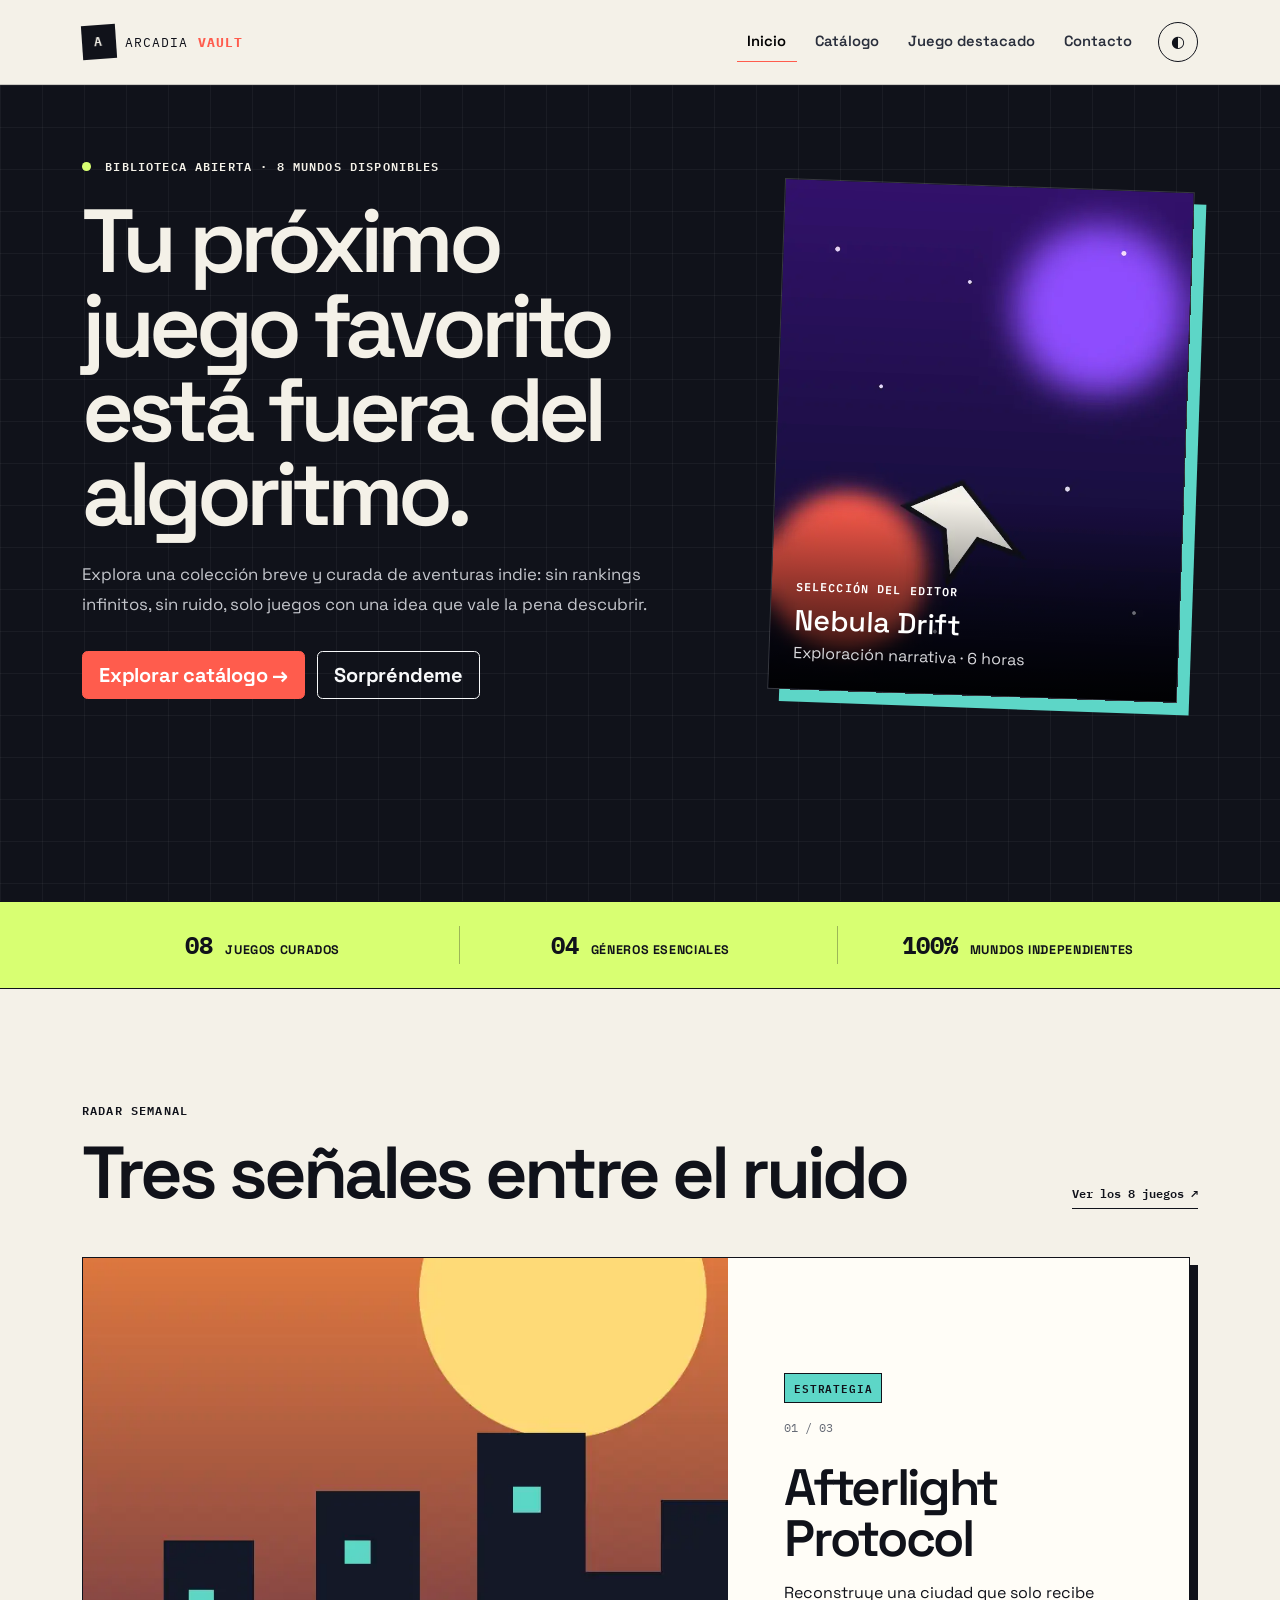
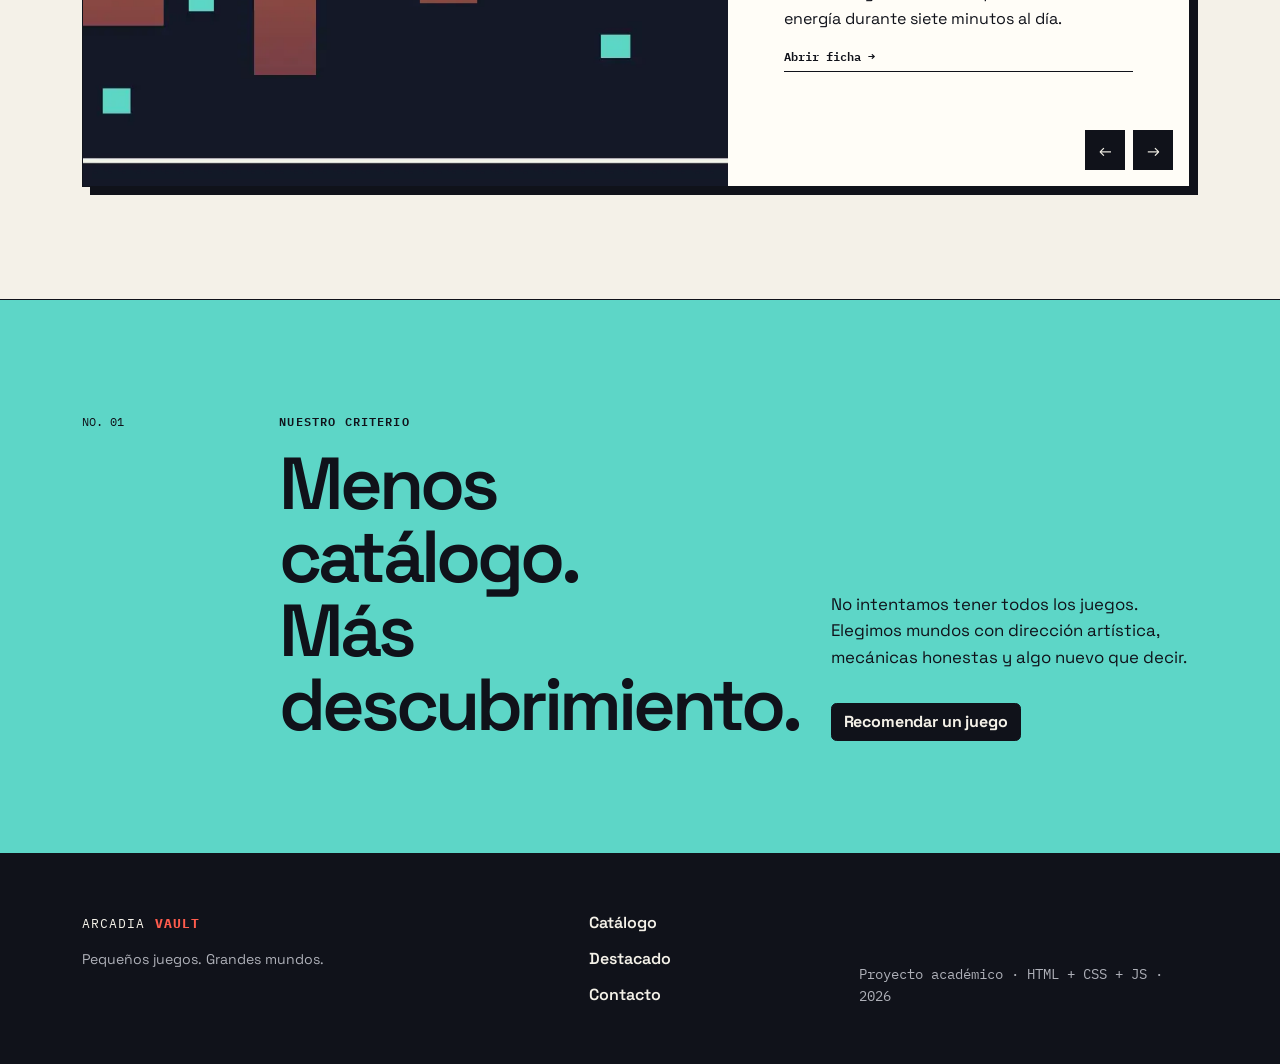
<file: index.html>
<!DOCTYPE html>
<html lang="es" data-bs-theme="light">
<head>
  <meta charset="utf-8">
  <meta name="viewport" content="width=device-width, initial-scale=1">
  <meta name="description" content="Arcadia Vault: una selección curada de videojuegos independientes para descubrir tu próxima aventura.">
  <title>Arcadia Vault | Inicio</title>
  <link rel="preconnect" href="https://fonts.googleapis.com">
  <link rel="preconnect" href="https://fonts.gstatic.com" crossorigin>
  <link href="https://fonts.googleapis.com/css2?family=IBM+Plex+Mono:wght@500;600&family=Space+Grotesk:wght@400;500;600;700&display=swap" rel="stylesheet">
  <link href="https://cdn.jsdelivr.net/npm/bootstrap@5.3.3/dist/css/bootstrap.min.css" rel="stylesheet" integrity="sha384-QWTKZyjpPEjISv5WaRU9OFeRpok6YctnYmDr5pNlyT2bRjXh0JMhjY6hW+ALEwIH" crossorigin="anonymous">
  <link rel="stylesheet" href="css/custom.css">
</head>
<body data-page="inicio">
  <a class="skip-link" href="#contenido">Saltar al contenido principal</a>

  <header class="site-header sticky-top">
    <nav class="navbar navbar-expand-lg" aria-label="Navegación principal">
      <section class="container-xl">
        <a class="navbar-brand" href="index.html" aria-label="Arcadia Vault, ir al inicio">
          <span class="brand-mark" aria-hidden="true">A</span>
          <span>ARCADIA <strong>VAULT</strong></span>
        </a>
        <button class="navbar-toggler" type="button" data-bs-toggle="collapse" data-bs-target="#menuPrincipal" aria-controls="menuPrincipal" aria-expanded="false" aria-label="Abrir menú">
          <span class="navbar-toggler-icon"></span>
        </button>
        <section class="collapse navbar-collapse" id="menuPrincipal">
          <ul class="navbar-nav ms-auto align-items-lg-center gap-lg-2">
            <li class="nav-item"><a class="nav-link active" aria-current="page" href="index.html">Inicio</a></li>
            <li class="nav-item"><a class="nav-link" href="catalogo.html">Catálogo</a></li>
            <li class="nav-item"><a class="nav-link" href="detalle.html">Juego destacado</a></li>
            <li class="nav-item"><a class="nav-link" href="contacto.html">Contacto</a></li>
            <li class="nav-item ms-lg-2">
              <button class="theme-toggle" id="themeToggle" type="button" aria-label="Cambiar a modo oscuro" aria-pressed="false">
                <span aria-hidden="true">◐</span>
              </button>
            </li>
          </ul>
        </section>
      </section>
    </nav>
  </header>

  <main id="contenido">
    <section class="hero-section" aria-labelledby="heroTitle">
      <section class="container-xl hero-grid">
        <article class="hero-copy">
          <p class="eyebrow"><span class="status-dot" aria-hidden="true"></span> Biblioteca abierta · 8 mundos disponibles</p>
          <h1 id="heroTitle">Tu próximo juego favorito está fuera del algoritmo.</h1>
          <p class="hero-lead">Explora una colección breve y curada de aventuras indie: sin rankings infinitos, sin ruido, solo juegos con una idea que vale la pena descubrir.</p>
          <section class="hero-actions" aria-label="Acciones principales">
            <a class="btn btn-accent btn-lg" href="catalogo.html">Explorar catálogo <span aria-hidden="true">→</span></a>
            <button class="btn btn-outline-light btn-lg" id="randomGameButton" type="button">Sorpréndeme</button>
          </section>
          <p class="random-result" id="randomGameResult" role="status" aria-live="polite"></p>
        </article>

        <article class="hero-game-card" aria-label="Selección del editor: Nebula Drift">
          <img src="img/nebula-drift.webp" alt="Nave solitaria avanzando entre nebulosas violetas" width="720" height="900">
          <section class="hero-card-overlay">
            <p class="eyebrow mb-2">Selección del editor</p>
            <h2>Nebula Drift</h2>
            <p>Exploración narrativa · 6 horas</p>
            <a href="detalle.html" class="stretched-link" aria-label="Ver detalle de Nebula Drift"></a>
          </section>
        </article>
      </section>
    </section>

    <section class="signal-strip" aria-label="Cifras del catálogo">
      <section class="container-xl signal-grid">
        <p><strong>08</strong><span>juegos curados</span></p>
        <p><strong>04</strong><span>géneros esenciales</span></p>
        <p><strong>100%</strong><span>mundos independientes</span></p>
      </section>
    </section>

    <section class="section-space" aria-labelledby="featuredTitle">
      <section class="container-xl">
        <header class="section-heading">
          <section>
            <p class="eyebrow">Radar semanal</p>
            <h2 id="featuredTitle">Tres señales entre el ruido</h2>
          </section>
          <a class="text-link" href="catalogo.html">Ver los 8 juegos <span aria-hidden="true">↗</span></a>
        </header>

        <section id="featuredCarousel" class="carousel slide editorial-carousel" data-bs-ride="false" aria-label="Juegos destacados">
          <section class="carousel-inner">
            <article class="carousel-item active">
              <section class="row g-0 align-items-stretch">
                <section class="col-md-7">
                  <img src="img/afterlight.webp" class="d-block w-100" alt="Ciudad futurista iluminada por un sol naranja" width="720" height="900">
                </section>
                <section class="col-md-5 carousel-copy">
                  <span class="genre-tag">Estrategia</span>
                  <p class="slide-count">01 / 03</p>
                  <h3>Afterlight Protocol</h3>
                  <p>Reconstruye una ciudad que solo recibe energía durante siete minutos al día.</p>
                  <a class="text-link" href="catalogo.html#afterlight">Abrir ficha <span aria-hidden="true">→</span></a>
                </section>
              </section>
            </article>
            <article class="carousel-item">
              <section class="row g-0 align-items-stretch">
                <section class="col-md-7">
                  <img src="img/mossbound.webp" class="d-block w-100" alt="Bosque verde cubriendo ruinas de una civilización antigua" width="720" height="900">
                </section>
                <section class="col-md-5 carousel-copy">
                  <span class="genre-tag">Aventura</span>
                  <p class="slide-count">02 / 03</p>
                  <h3>Mossbound</h3>
                  <p>Escucha un bosque que recuerda cada paso y transforma el camino de regreso.</p>
                  <a class="text-link" href="catalogo.html#mossbound">Abrir ficha <span aria-hidden="true">→</span></a>
                </section>
              </section>
            </article>
            <article class="carousel-item">
              <section class="row g-0 align-items-stretch">
                <section class="col-md-7">
                  <img src="img/pixel-forge.webp" class="d-block w-100" alt="Forja fantástica con chispas rojas y metal brillante" width="720" height="900">
                </section>
                <section class="col-md-5 carousel-copy">
                  <span class="genre-tag">Simulación</span>
                  <p class="slide-count">03 / 03</p>
                  <h3>Pixel Forge</h3>
                  <p>Diseña armas imposibles y aprende las historias de quienes vienen a buscarlas.</p>
                  <a class="text-link" href="catalogo.html#pixel-forge">Abrir ficha <span aria-hidden="true">→</span></a>
                </section>
              </section>
            </article>
          </section>
          <section class="carousel-controls" aria-label="Controles del carrusel">
            <button type="button" data-bs-target="#featuredCarousel" data-bs-slide="prev" aria-label="Juego anterior">←</button>
            <button type="button" data-bs-target="#featuredCarousel" data-bs-slide="next" aria-label="Juego siguiente">→</button>
          </section>
        </section>
      </section>
    </section>

    <section class="manifesto-section" aria-labelledby="manifestoTitle">
      <section class="container-xl manifesto-grid">
        <p class="manifesto-number" aria-hidden="true">NO. 01</p>
        <article>
          <p class="eyebrow">Nuestro criterio</p>
          <h2 id="manifestoTitle">Menos catálogo.<br>Más descubrimiento.</h2>
        </article>
        <article class="manifesto-copy">
          <p>No intentamos tener todos los juegos. Elegimos mundos con dirección artística, mecánicas honestas y algo nuevo que decir.</p>
          <a class="btn btn-dark" href="contacto.html">Recomendar un juego</a>
        </article>
      </section>
    </section>
  </main>

  <footer class="site-footer">
    <section class="container-xl footer-grid">
      <section>
        <a class="footer-brand" href="index.html">ARCADIA <strong>VAULT</strong></a>
        <p>Pequeños juegos. Grandes mundos.</p>
      </section>
      <nav aria-label="Navegación del pie de página">
        <a href="catalogo.html">Catálogo</a>
        <a href="detalle.html">Destacado</a>
        <a href="contacto.html">Contacto</a>
      </nav>
      <p class="footer-note">Proyecto académico · HTML + CSS + JS · 2026</p>
    </section>
  </footer>

  <script src="https://cdn.jsdelivr.net/npm/bootstrap@5.3.3/dist/js/bootstrap.bundle.min.js" integrity="sha384-YvpcrYf0tY3lHB60NNkmXc5s9fDVZLESaAA55NDzOxhy9GkcIdslK1eN7N6jIeHz" crossorigin="anonymous"></script>
  <script src="js/main.js"></script>
</body>
</html>
</file>
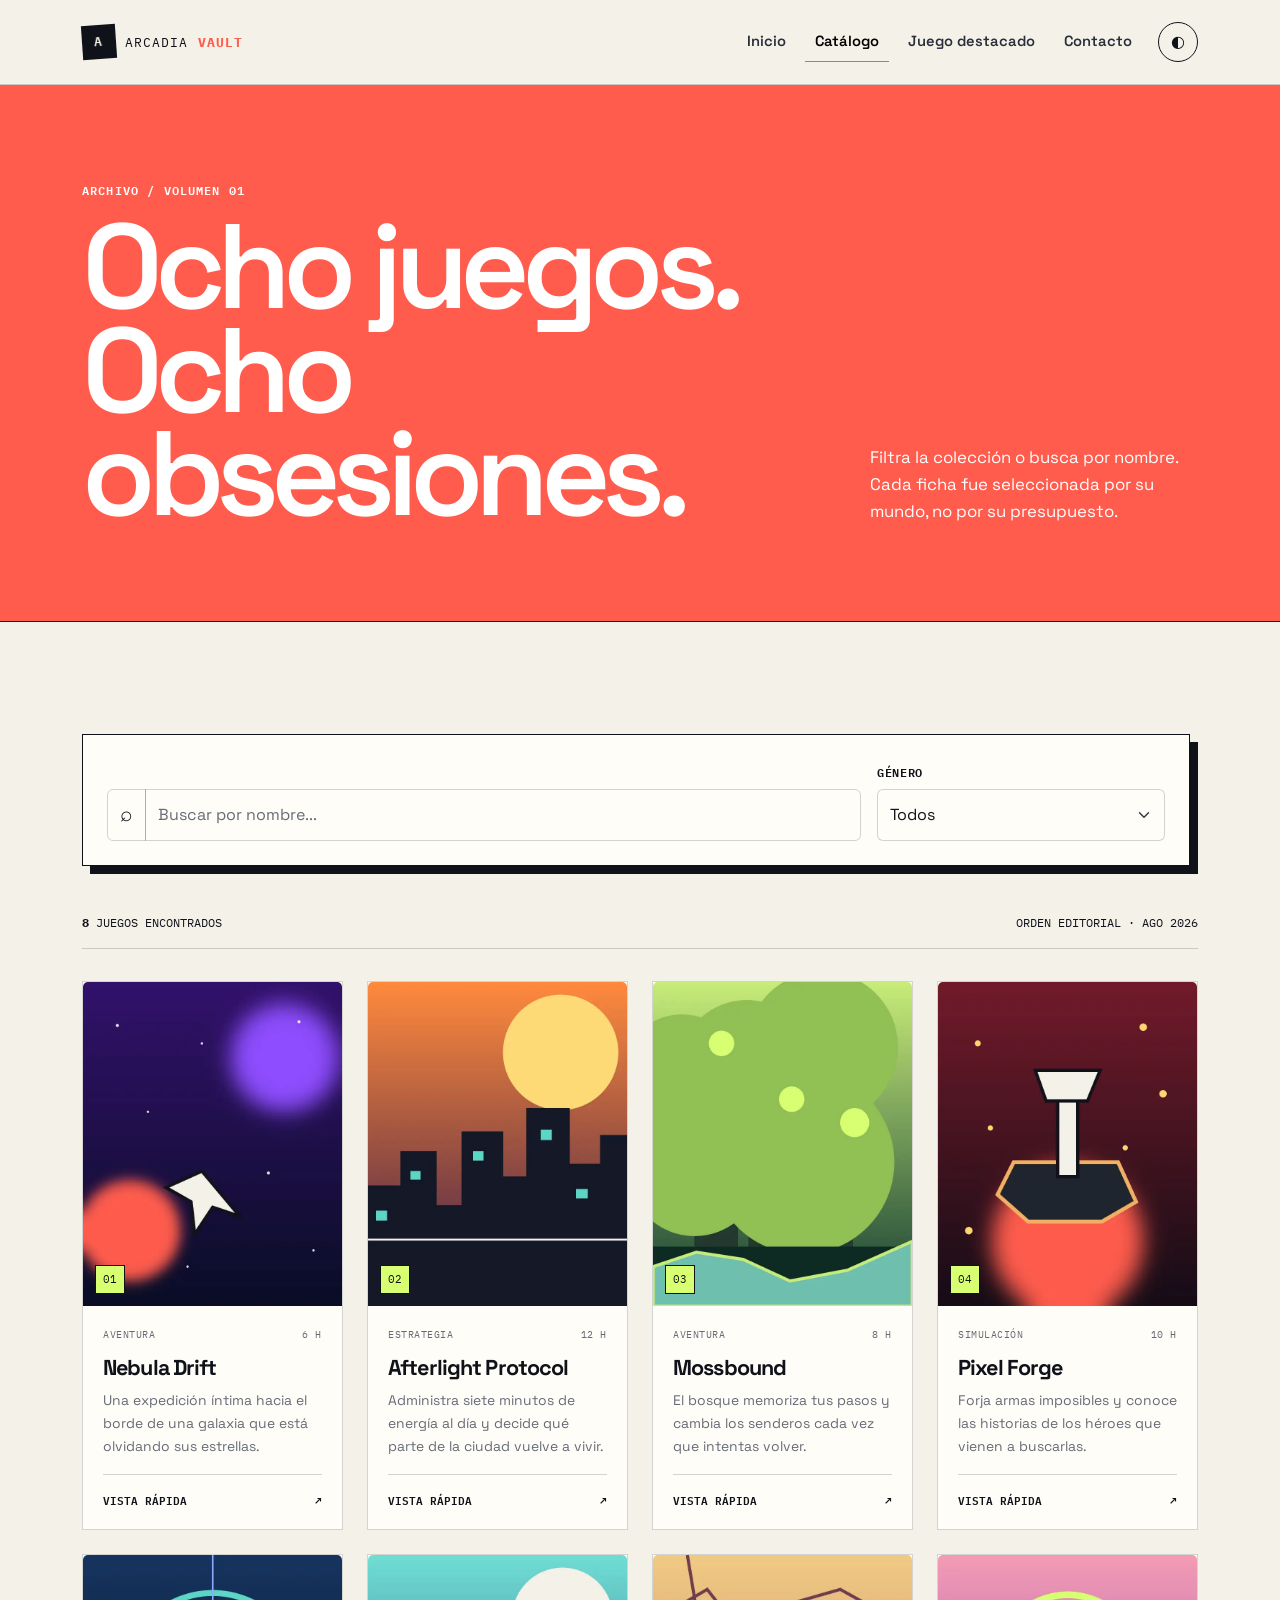
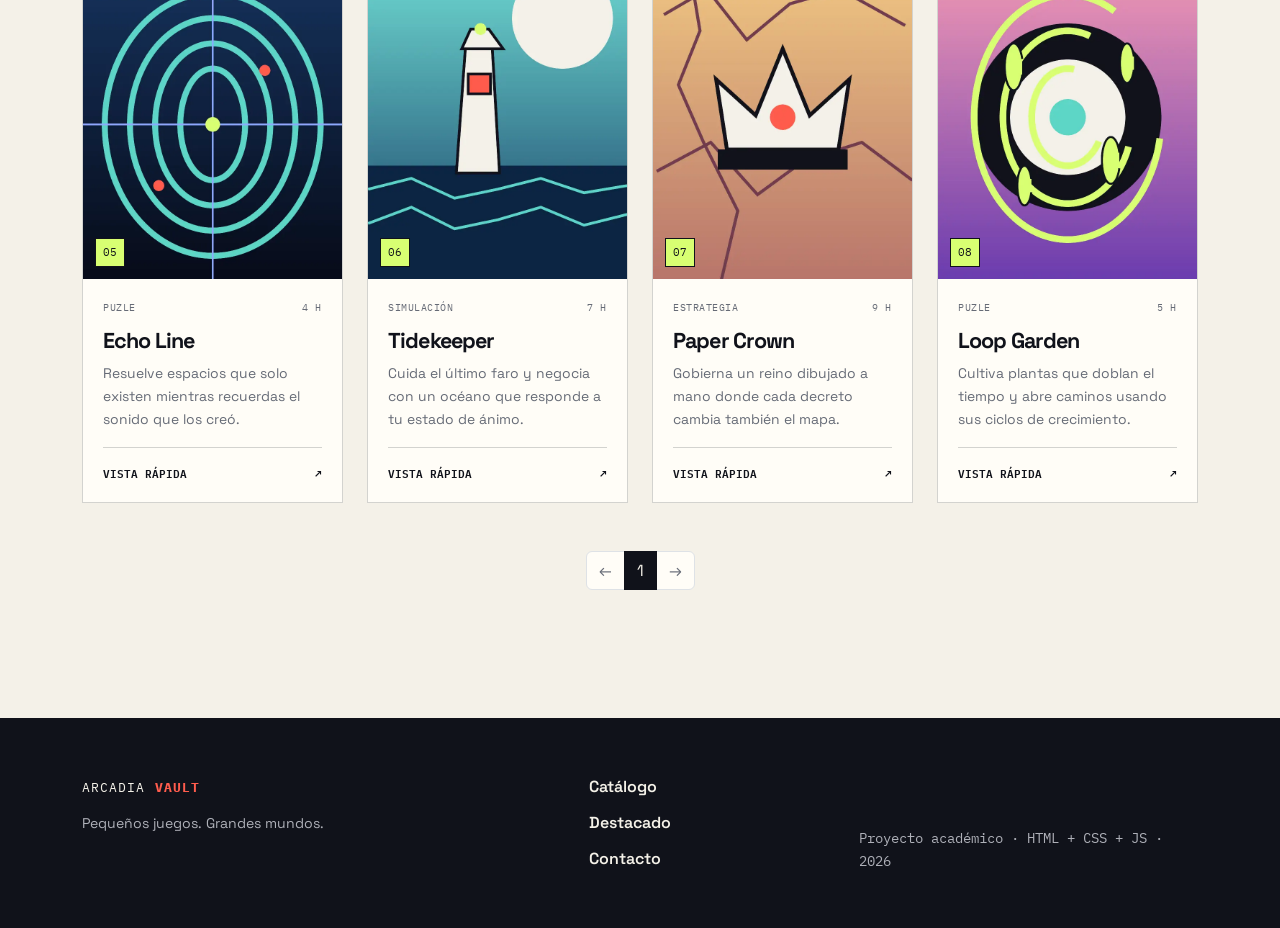
<file: catalogo.html>
<!DOCTYPE html>
<html lang="es" data-bs-theme="light">
<head>
  <meta charset="utf-8">
  <meta name="viewport" content="width=device-width, initial-scale=1">
  <meta name="description" content="Explora el catálogo curado de videojuegos independientes de Arcadia Vault.">
  <title>Arcadia Vault | Catálogo</title>
  <link rel="preconnect" href="https://fonts.googleapis.com">
  <link rel="preconnect" href="https://fonts.gstatic.com" crossorigin>
  <link href="https://fonts.googleapis.com/css2?family=IBM+Plex+Mono:wght@500;600&family=Space+Grotesk:wght@400;500;600;700&display=swap" rel="stylesheet">
  <link href="https://cdn.jsdelivr.net/npm/bootstrap@5.3.3/dist/css/bootstrap.min.css" rel="stylesheet" integrity="sha384-QWTKZyjpPEjISv5WaRU9OFeRpok6YctnYmDr5pNlyT2bRjXh0JMhjY6hW+ALEwIH" crossorigin="anonymous">
  <link rel="stylesheet" href="css/custom.css">
</head>
<body data-page="catalogo">
  <a class="skip-link" href="#contenido">Saltar al contenido principal</a>

  <header class="site-header sticky-top">
    <nav class="navbar navbar-expand-lg" aria-label="Navegación principal">
      <section class="container-xl">
        <a class="navbar-brand" href="index.html" aria-label="Arcadia Vault, ir al inicio">
          <span class="brand-mark" aria-hidden="true">A</span>
          <span>ARCADIA <strong>VAULT</strong></span>
        </a>
        <button class="navbar-toggler" type="button" data-bs-toggle="collapse" data-bs-target="#menuPrincipal" aria-controls="menuPrincipal" aria-expanded="false" aria-label="Abrir menú">
          <span class="navbar-toggler-icon"></span>
        </button>
        <section class="collapse navbar-collapse" id="menuPrincipal">
          <ul class="navbar-nav ms-auto align-items-lg-center gap-lg-2">
            <li class="nav-item"><a class="nav-link" href="index.html">Inicio</a></li>
            <li class="nav-item"><a class="nav-link active" aria-current="page" href="catalogo.html">Catálogo</a></li>
            <li class="nav-item"><a class="nav-link" href="detalle.html">Juego destacado</a></li>
            <li class="nav-item"><a class="nav-link" href="contacto.html">Contacto</a></li>
            <li class="nav-item ms-lg-2">
              <button class="theme-toggle" id="themeToggle" type="button" aria-label="Cambiar a modo oscuro" aria-pressed="false"><span aria-hidden="true">◐</span></button>
            </li>
          </ul>
        </section>
      </section>
    </nav>
  </header>

  <main id="contenido">
    <header class="page-header">
      <section class="container-xl">
        <p class="eyebrow">Archivo / Volumen 01</p>
        <section class="page-title-row">
          <h1>Ocho juegos.<br>Ocho obsesiones.</h1>
          <p>Filtra la colección o busca por nombre. Cada ficha fue seleccionada por su mundo, no por su presupuesto.</p>
        </section>
      </section>
    </header>

    <section class="catalog-section section-space" aria-labelledby="catalogTitle">
      <section class="container-xl">
        <h2 class="visually-hidden" id="catalogTitle">Listado de videojuegos</h2>

        <section class="filter-panel" aria-label="Controles del catálogo">
          <section class="input-group search-group">
            <span class="input-group-text" aria-hidden="true">⌕</span>
            <label class="visually-hidden" for="gameSearch">Buscar un juego</label>
            <input class="form-control" id="gameSearch" type="search" placeholder="Buscar por nombre..." autocomplete="off">
          </section>
          <section class="filter-select">
            <label for="genreFilter">Género</label>
            <select class="form-select" id="genreFilter">
              <option value="todos">Todos</option>
              <option value="aventura">Aventura</option>
              <option value="estrategia">Estrategia</option>
              <option value="puzle">Puzle</option>
              <option value="simulacion">Simulación</option>
            </select>
          </section>
        </section>

        <header class="results-header">
          <p id="resultCount" role="status" aria-live="polite"><strong>8</strong> juegos encontrados</p>
          <p>Orden editorial · Ago 2026</p>
        </header>

        <section class="row g-4" id="gameGrid">
          <article class="col-sm-6 col-lg-3 game-item" id="nebula-drift" data-name="nebula drift" data-category="aventura">
            <section class="card game-card h-100">
              <section class="cover-wrap">
                <img src="img/nebula-drift.webp" class="card-img-top" alt="Nave solitaria avanzando entre nebulosas violetas" width="720" height="900">
                <span class="card-index">01</span>
              </section>
              <section class="card-body">
                <p class="card-meta"><span>Aventura</span><span>6 h</span></p>
                <h3 class="card-title">Nebula Drift</h3>
                <p class="card-text">Una expedición íntima hacia el borde de una galaxia que está olvidando sus estrellas.</p>
                <button class="card-action game-detail-button" type="button" data-bs-toggle="modal" data-bs-target="#gameModal" data-game="nebula">Vista rápida <span aria-hidden="true">↗</span></button>
              </section>
            </section>
          </article>

          <article class="col-sm-6 col-lg-3 game-item" id="afterlight" data-name="afterlight protocol" data-category="estrategia">
            <section class="card game-card h-100">
              <section class="cover-wrap">
                <img src="img/afterlight.webp" class="card-img-top" alt="Ciudad futurista iluminada por un sol naranja" width="720" height="900">
                <span class="card-index">02</span>
              </section>
              <section class="card-body">
                <p class="card-meta"><span>Estrategia</span><span>12 h</span></p>
                <h3 class="card-title">Afterlight Protocol</h3>
                <p class="card-text">Administra siete minutos de energía al día y decide qué parte de la ciudad vuelve a vivir.</p>
                <button class="card-action game-detail-button" type="button" data-bs-toggle="modal" data-bs-target="#gameModal" data-game="afterlight">Vista rápida <span aria-hidden="true">↗</span></button>
              </section>
            </section>
          </article>

          <article class="col-sm-6 col-lg-3 game-item" id="mossbound" data-name="mossbound" data-category="aventura">
            <section class="card game-card h-100">
              <section class="cover-wrap">
                <img src="img/mossbound.webp" class="card-img-top" alt="Bosque verde cubriendo ruinas de una civilización antigua" width="720" height="900">
                <span class="card-index">03</span>
              </section>
              <section class="card-body">
                <p class="card-meta"><span>Aventura</span><span>8 h</span></p>
                <h3 class="card-title">Mossbound</h3>
                <p class="card-text">El bosque memoriza tus pasos y cambia los senderos cada vez que intentas volver.</p>
                <button class="card-action game-detail-button" type="button" data-bs-toggle="modal" data-bs-target="#gameModal" data-game="mossbound">Vista rápida <span aria-hidden="true">↗</span></button>
              </section>
            </section>
          </article>

          <article class="col-sm-6 col-lg-3 game-item" id="pixel-forge" data-name="pixel forge" data-category="simulacion">
            <section class="card game-card h-100">
              <section class="cover-wrap">
                <img src="img/pixel-forge.webp" class="card-img-top" alt="Forja fantástica con chispas rojas y metal brillante" width="720" height="900">
                <span class="card-index">04</span>
              </section>
              <section class="card-body">
                <p class="card-meta"><span>Simulación</span><span>10 h</span></p>
                <h3 class="card-title">Pixel Forge</h3>
                <p class="card-text">Forja armas imposibles y conoce las historias de los héroes que vienen a buscarlas.</p>
                <button class="card-action game-detail-button" type="button" data-bs-toggle="modal" data-bs-target="#gameModal" data-game="forge">Vista rápida <span aria-hidden="true">↗</span></button>
              </section>
            </section>
          </article>

          <article class="col-sm-6 col-lg-3 game-item" id="echo-line" data-name="echo line" data-category="puzle">
            <section class="card game-card h-100">
              <section class="cover-wrap">
                <img src="img/echo-line.webp" class="card-img-top" alt="Ondas de sonido azules cruzando un túnel oscuro" width="720" height="900">
                <span class="card-index">05</span>
              </section>
              <section class="card-body">
                <p class="card-meta"><span>Puzle</span><span>4 h</span></p>
                <h3 class="card-title">Echo Line</h3>
                <p class="card-text">Resuelve espacios que solo existen mientras recuerdas el sonido que los creó.</p>
                <button class="card-action game-detail-button" type="button" data-bs-toggle="modal" data-bs-target="#gameModal" data-game="echo">Vista rápida <span aria-hidden="true">↗</span></button>
              </section>
            </section>
          </article>

          <article class="col-sm-6 col-lg-3 game-item" id="tidekeeper" data-name="tidekeeper" data-category="simulacion">
            <section class="card game-card h-100">
              <section class="cover-wrap">
                <img src="img/tidekeeper.webp" class="card-img-top" alt="Faro blanco frente a un océano turquesa y una gran luna" width="720" height="900">
                <span class="card-index">06</span>
              </section>
              <section class="card-body">
                <p class="card-meta"><span>Simulación</span><span>7 h</span></p>
                <h3 class="card-title">Tidekeeper</h3>
                <p class="card-text">Cuida el último faro y negocia con un océano que responde a tu estado de ánimo.</p>
                <button class="card-action game-detail-button" type="button" data-bs-toggle="modal" data-bs-target="#gameModal" data-game="tide">Vista rápida <span aria-hidden="true">↗</span></button>
              </section>
            </section>
          </article>

          <article class="col-sm-6 col-lg-3 game-item" id="paper-crown" data-name="paper crown" data-category="estrategia">
            <section class="card game-card h-100">
              <section class="cover-wrap">
                <img src="img/paper-crown.webp" class="card-img-top" alt="Corona de papel sobre un mapa político color arena" width="720" height="900">
                <span class="card-index">07</span>
              </section>
              <section class="card-body">
                <p class="card-meta"><span>Estrategia</span><span>9 h</span></p>
                <h3 class="card-title">Paper Crown</h3>
                <p class="card-text">Gobierna un reino dibujado a mano donde cada decreto cambia también el mapa.</p>
                <button class="card-action game-detail-button" type="button" data-bs-toggle="modal" data-bs-target="#gameModal" data-game="crown">Vista rápida <span aria-hidden="true">↗</span></button>
              </section>
            </section>
          </article>

          <article class="col-sm-6 col-lg-3 game-item" id="loop-garden" data-name="loop garden" data-category="puzle">
            <section class="card game-card h-100">
              <section class="cover-wrap">
                <img src="img/loop-garden.webp" class="card-img-top" alt="Jardín geométrico rosado suspendido en el espacio" width="720" height="900">
                <span class="card-index">08</span>
              </section>
              <section class="card-body">
                <p class="card-meta"><span>Puzle</span><span>5 h</span></p>
                <h3 class="card-title">Loop Garden</h3>
                <p class="card-text">Cultiva plantas que doblan el tiempo y abre caminos usando sus ciclos de crecimiento.</p>
                <button class="card-action game-detail-button" type="button" data-bs-toggle="modal" data-bs-target="#gameModal" data-game="garden">Vista rápida <span aria-hidden="true">↗</span></button>
              </section>
            </section>
          </article>
        </section>

        <p class="empty-state d-none" id="emptyState">No encontramos coincidencias. Prueba con otro nombre o género.</p>

        <nav class="catalog-pagination" aria-label="Paginación del catálogo">
          <ul class="pagination justify-content-center">
            <li class="page-item disabled"><span class="page-link" aria-hidden="true">←</span></li>
            <li class="page-item active" aria-current="page"><span class="page-link">1</span></li>
            <li class="page-item disabled"><span class="page-link" aria-hidden="true">→</span></li>
          </ul>
        </nav>
      </section>
    </section>

    <section class="modal fade" id="gameModal" tabindex="-1" aria-labelledby="modalGameTitle">
      <section class="modal-dialog modal-dialog-centered modal-lg">
        <article class="modal-content game-modal">
          <header class="modal-header">
            <p class="eyebrow mb-0">Vista rápida</p>
            <button type="button" class="btn-close" data-bs-dismiss="modal" aria-label="Cerrar"></button>
          </header>
          <section class="modal-body">
            <section class="row g-4 align-items-center">
              <section class="col-md-5">
                <img id="modalGameImage" src="img/nebula-drift.webp" alt="Portada del juego seleccionado" width="720" height="900">
              </section>
              <section class="col-md-7">
                <span class="genre-tag" id="modalGameGenre">Aventura</span>
                <h2 id="modalGameTitle">Nebula Drift</h2>
                <p id="modalGameDescription">Una expedición íntima hacia el borde de una galaxia que está olvidando sus estrellas.</p>
                <dl class="quick-facts">
                  <div><dt>Duración</dt><dd id="modalGameDuration">6 horas</dd></div>
                  <div><dt>Modo</dt><dd>Un jugador</dd></div>
                </dl>
                <a class="btn btn-accent" id="modalGameLink" href="detalle.html">Ver ficha completa</a>
              </section>
            </section>
          </section>
        </article>
      </section>
    </section>
  </main>

  <footer class="site-footer">
    <section class="container-xl footer-grid">
      <section>
        <a class="footer-brand" href="index.html">ARCADIA <strong>VAULT</strong></a>
        <p>Pequeños juegos. Grandes mundos.</p>
      </section>
      <nav aria-label="Navegación del pie de página">
        <a href="catalogo.html">Catálogo</a><a href="detalle.html">Destacado</a><a href="contacto.html">Contacto</a>
      </nav>
      <p class="footer-note">Proyecto académico · HTML + CSS + JS · 2026</p>
    </section>
  </footer>

  <script src="https://cdn.jsdelivr.net/npm/bootstrap@5.3.3/dist/js/bootstrap.bundle.min.js" integrity="sha384-YvpcrYf0tY3lHB60NNkmXc5s9fDVZLESaAA55NDzOxhy9GkcIdslK1eN7N6jIeHz" crossorigin="anonymous"></script>
  <script src="js/main.js"></script>
</body>
</html>
</file>
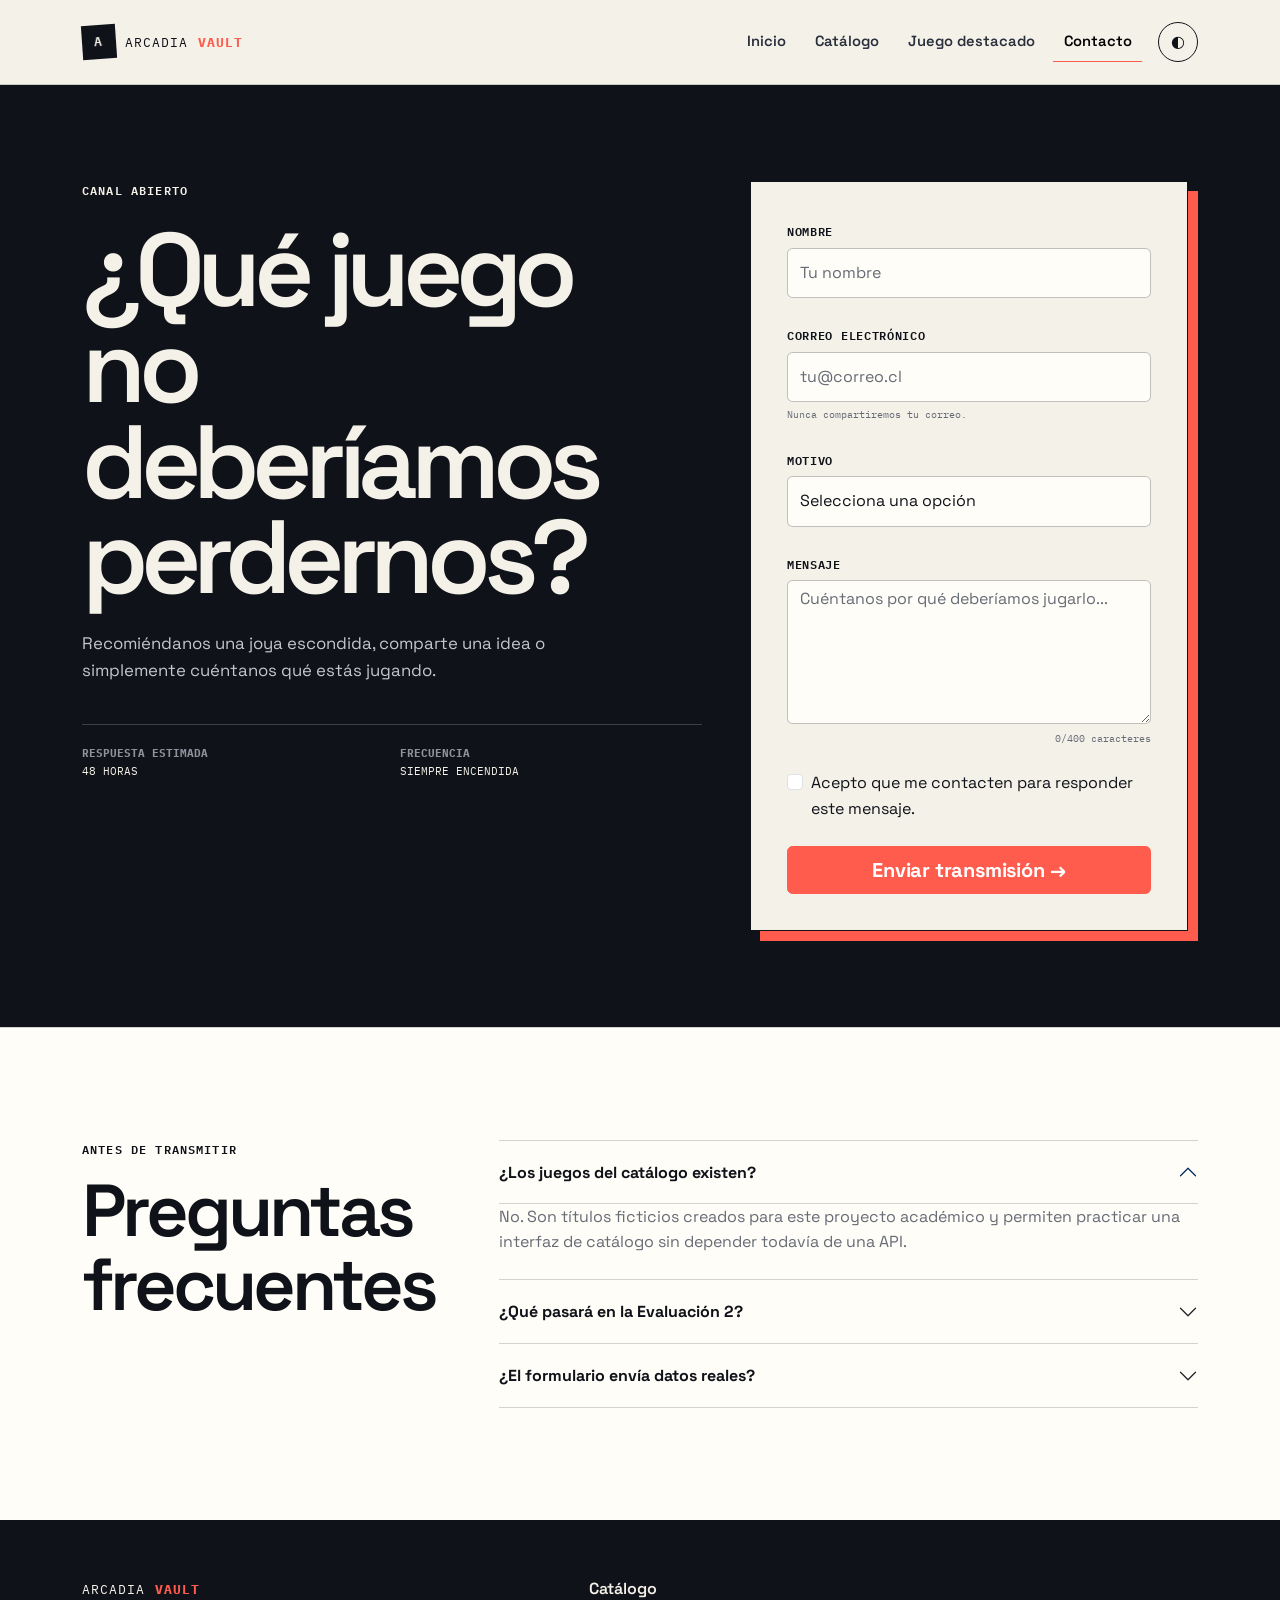
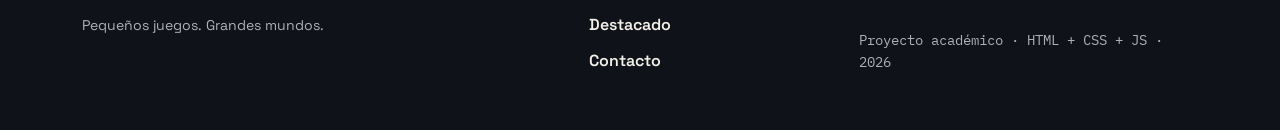
<file: contacto.html>
<!DOCTYPE html>
<html lang="es" data-bs-theme="light">
<head>
  <meta charset="utf-8">
  <meta name="viewport" content="width=device-width, initial-scale=1">
  <meta name="description" content="Contacta a Arcadia Vault o recomienda un videojuego independiente para el catálogo.">
  <title>Arcadia Vault | Contacto</title>
  <link rel="preconnect" href="https://fonts.googleapis.com">
  <link rel="preconnect" href="https://fonts.gstatic.com" crossorigin>
  <link href="https://fonts.googleapis.com/css2?family=IBM+Plex+Mono:wght@500;600&family=Space+Grotesk:wght@400;500;600;700&display=swap" rel="stylesheet">
  <link href="https://cdn.jsdelivr.net/npm/bootstrap@5.3.3/dist/css/bootstrap.min.css" rel="stylesheet" integrity="sha384-QWTKZyjpPEjISv5WaRU9OFeRpok6YctnYmDr5pNlyT2bRjXh0JMhjY6hW+ALEwIH" crossorigin="anonymous">
  <link rel="stylesheet" href="css/custom.css">
</head>
<body data-page="contacto">
  <a class="skip-link" href="#contenido">Saltar al contenido principal</a>

  <header class="site-header sticky-top">
    <nav class="navbar navbar-expand-lg" aria-label="Navegación principal">
      <section class="container-xl">
        <a class="navbar-brand" href="index.html" aria-label="Arcadia Vault, ir al inicio"><span class="brand-mark" aria-hidden="true">A</span><span>ARCADIA <strong>VAULT</strong></span></a>
        <button class="navbar-toggler" type="button" data-bs-toggle="collapse" data-bs-target="#menuPrincipal" aria-controls="menuPrincipal" aria-expanded="false" aria-label="Abrir menú"><span class="navbar-toggler-icon"></span></button>
        <section class="collapse navbar-collapse" id="menuPrincipal">
          <ul class="navbar-nav ms-auto align-items-lg-center gap-lg-2">
            <li class="nav-item"><a class="nav-link" href="index.html">Inicio</a></li>
            <li class="nav-item"><a class="nav-link" href="catalogo.html">Catálogo</a></li>
            <li class="nav-item"><a class="nav-link" href="detalle.html">Juego destacado</a></li>
            <li class="nav-item"><a class="nav-link active" aria-current="page" href="contacto.html">Contacto</a></li>
            <li class="nav-item ms-lg-2"><button class="theme-toggle" id="themeToggle" type="button" aria-label="Cambiar a modo oscuro" aria-pressed="false"><span aria-hidden="true">◐</span></button></li>
          </ul>
        </section>
      </section>
    </nav>
  </header>

  <main id="contenido">
    <section class="contact-hero" aria-labelledby="contactTitle">
      <section class="container-xl contact-grid">
        <header class="contact-intro">
          <p class="eyebrow">Canal abierto</p>
          <h1 id="contactTitle">¿Qué juego no deberíamos perdernos?</h1>
          <p>Recomiéndanos una joya escondida, comparte una idea o simplemente cuéntanos qué estás jugando.</p>
          <dl class="contact-details">
            <div><dt>Respuesta estimada</dt><dd>48 horas</dd></div>
            <div><dt>Frecuencia</dt><dd>Siempre encendida</dd></div>
          </dl>
        </header>

        <section class="card contact-card" aria-label="Formulario de contacto">
          <section class="card-body">
            <form id="contactForm" novalidate>
              <section class="mb-4">
                <label class="form-label" for="contactName">Nombre</label>
                <input class="form-control" id="contactName" name="nombre" type="text" autocomplete="name" required minlength="2" placeholder="Tu nombre">
                <p class="invalid-feedback">Escribe un nombre de al menos 2 caracteres.</p>
              </section>
              <section class="mb-4">
                <label class="form-label" for="contactEmail">Correo electrónico</label>
                <input class="form-control" id="contactEmail" name="correo" type="email" autocomplete="email" required placeholder="tu@correo.cl" aria-describedby="emailHelp">
                <p class="form-text" id="emailHelp">Nunca compartiremos tu correo.</p>
                <p class="invalid-feedback">Ingresa un correo válido.</p>
              </section>
              <section class="mb-4">
                <label class="form-label" for="contactTopic">Motivo</label>
                <select class="form-select" id="contactTopic" name="motivo" required>
                  <option value="">Selecciona una opción</option>
                  <option value="recomendacion">Recomendar un juego</option>
                  <option value="colaboracion">Proponer una colaboración</option>
                  <option value="comentario">Enviar un comentario</option>
                </select>
                <p class="invalid-feedback">Selecciona un motivo.</p>
              </section>
              <section class="mb-4">
                <label class="form-label" for="contactMessage">Mensaje</label>
                <textarea class="form-control" id="contactMessage" name="mensaje" rows="5" maxlength="400" required minlength="20" placeholder="Cuéntanos por qué deberíamos jugarlo..." aria-describedby="messageCounter"></textarea>
                <p class="character-counter" id="messageCounter"><span id="messageCount">0</span>/400 caracteres</p>
                <p class="invalid-feedback">El mensaje debe tener al menos 20 caracteres.</p>
              </section>
              <section class="form-check mb-4">
                <input class="form-check-input" type="checkbox" id="contactConsent" required>
                <label class="form-check-label" for="contactConsent">Acepto que me contacten para responder este mensaje.</label>
                <p class="invalid-feedback">Necesitamos tu autorización para responder.</p>
              </section>
              <button class="btn btn-accent btn-lg w-100" type="submit">Enviar transmisión <span aria-hidden="true">→</span></button>
              <section class="alert alert-success mt-4 d-none" id="formSuccess" role="status" aria-live="polite">
                <strong>Transmisión recibida.</strong> Gracias por ampliar nuestro radar.
              </section>
            </form>
          </section>
        </section>
      </section>
    </section>

    <section class="faq-section section-space" aria-labelledby="faqTitle">
      <section class="container-xl faq-grid">
        <header><p class="eyebrow">Antes de transmitir</p><h2 id="faqTitle">Preguntas frecuentes</h2></header>
        <section class="accordion custom-accordion" id="contactFaq">
          <article class="accordion-item">
            <h3 class="accordion-header"><button class="accordion-button" type="button" data-bs-toggle="collapse" data-bs-target="#faqOne" aria-expanded="true" aria-controls="faqOne">¿Los juegos del catálogo existen?</button></h3>
            <section id="faqOne" class="accordion-collapse collapse show" data-bs-parent="#contactFaq"><section class="accordion-body">No. Son títulos ficticios creados para este proyecto académico y permiten practicar una interfaz de catálogo sin depender todavía de una API.</section></section>
          </article>
          <article class="accordion-item">
            <h3 class="accordion-header"><button class="accordion-button collapsed" type="button" data-bs-toggle="collapse" data-bs-target="#faqTwo" aria-expanded="false" aria-controls="faqTwo">¿Qué pasará en la Evaluación 2?</button></h3>
            <section id="faqTwo" class="accordion-collapse collapse" data-bs-parent="#contactFaq"><section class="accordion-body">Los datos estáticos pueden reemplazarse por una API pública y los filtros actuales pueden reutilizarse para trabajar con los resultados obtenidos mediante fetch.</section></section>
          </article>
          <article class="accordion-item">
            <h3 class="accordion-header"><button class="accordion-button collapsed" type="button" data-bs-toggle="collapse" data-bs-target="#faqThree" aria-expanded="false" aria-controls="faqThree">¿El formulario envía datos reales?</button></h3>
            <section id="faqThree" class="accordion-collapse collapse" data-bs-parent="#contactFaq"><section class="accordion-body">En esta versión solo valida los campos y muestra una confirmación en pantalla. No almacena ni transmite información.</section></section>
          </article>
        </section>
      </section>
    </section>
  </main>

  <footer class="site-footer">
    <section class="container-xl footer-grid">
      <section><a class="footer-brand" href="index.html">ARCADIA <strong>VAULT</strong></a><p>Pequeños juegos. Grandes mundos.</p></section>
      <nav aria-label="Navegación del pie de página"><a href="catalogo.html">Catálogo</a><a href="detalle.html">Destacado</a><a href="contacto.html">Contacto</a></nav>
      <p class="footer-note">Proyecto académico · HTML + CSS + JS · 2026</p>
    </section>
  </footer>

  <script src="https://cdn.jsdelivr.net/npm/bootstrap@5.3.3/dist/js/bootstrap.bundle.min.js" integrity="sha384-YvpcrYf0tY3lHB60NNkmXc5s9fDVZLESaAA55NDzOxhy9GkcIdslK1eN7N6jIeHz" crossorigin="anonymous"></script>
  <script src="js/main.js"></script>
</body>
</html>
</file>
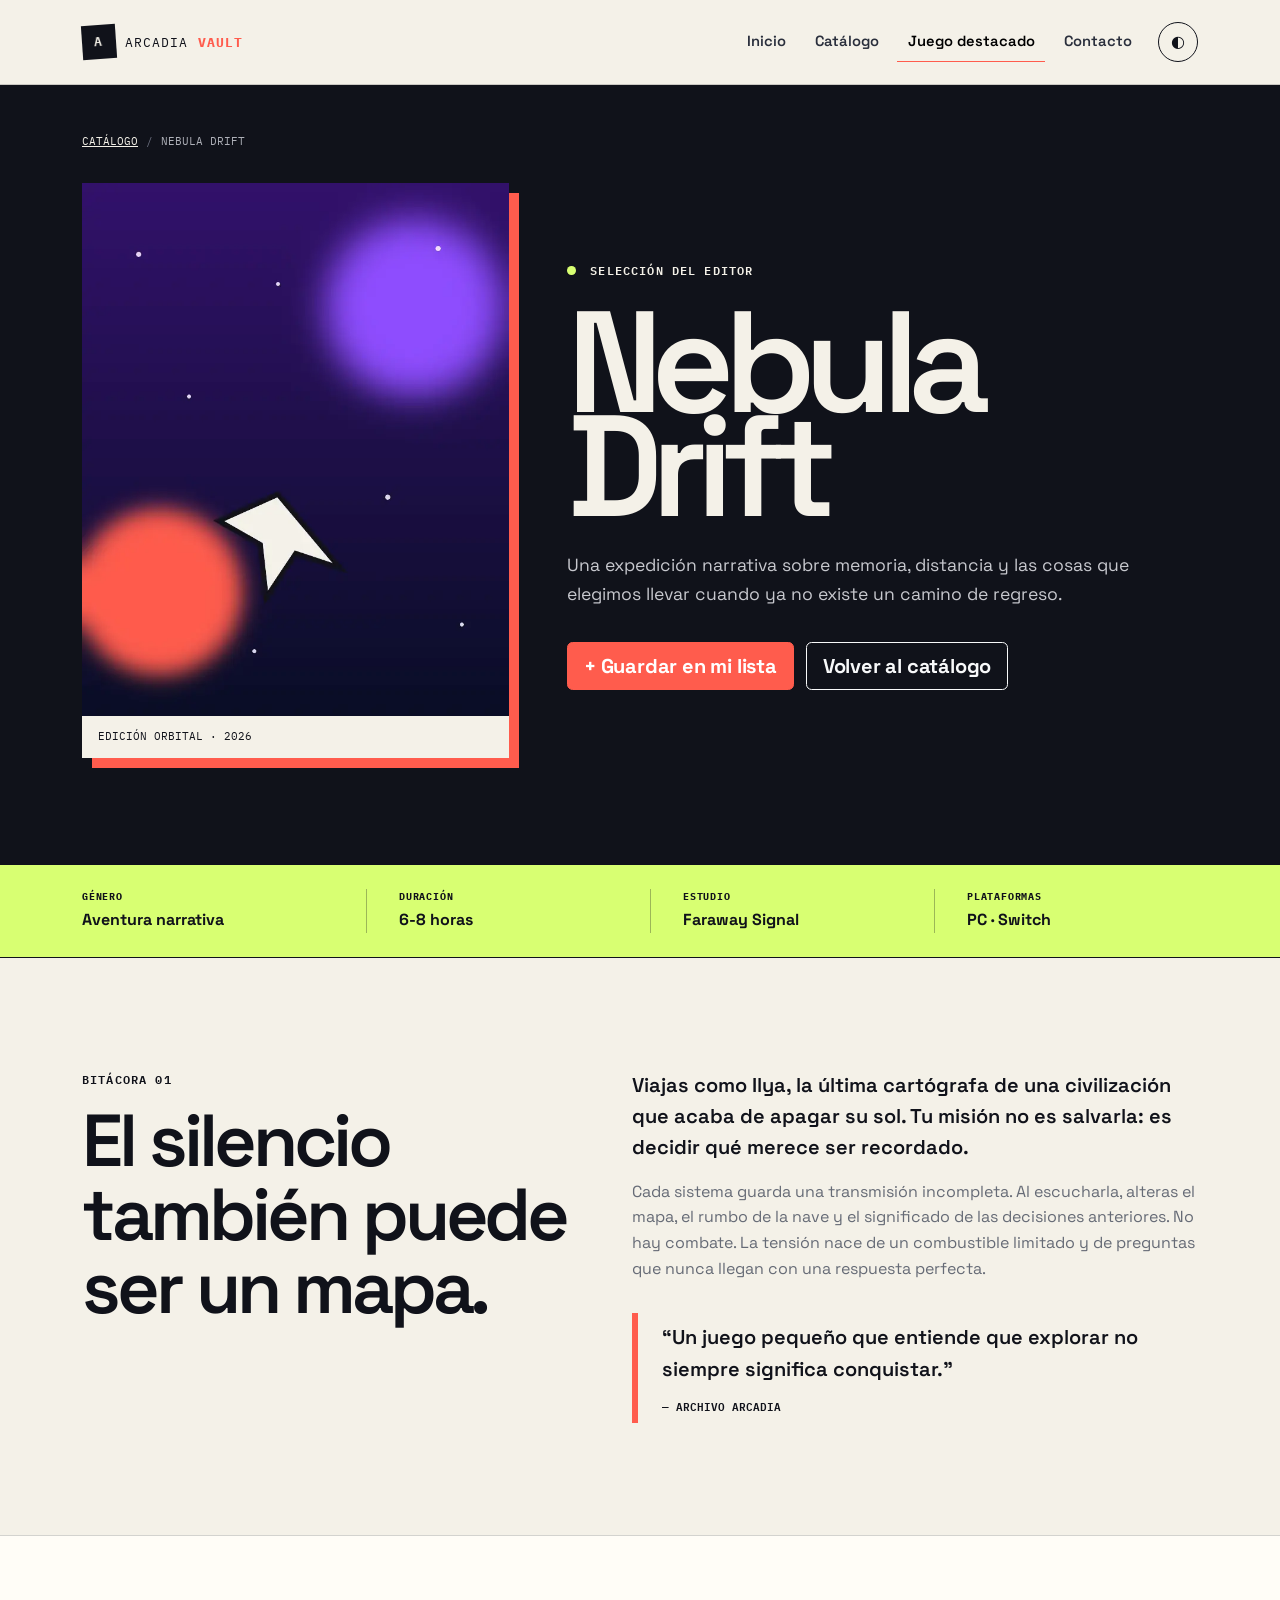
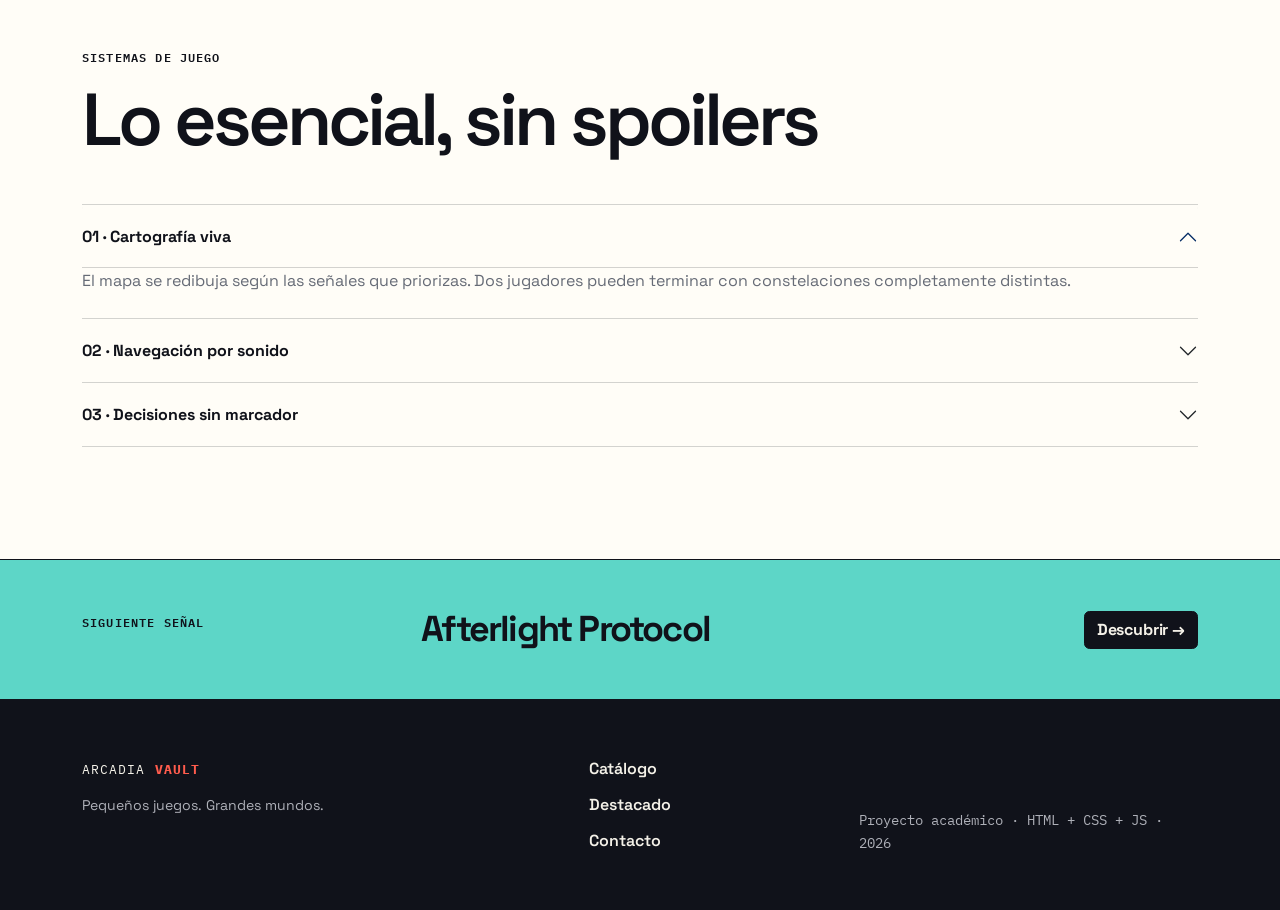
<file: detalle.html>
<!DOCTYPE html>
<html lang="es" data-bs-theme="light">
<head>
  <meta charset="utf-8">
  <meta name="viewport" content="width=device-width, initial-scale=1">
  <meta name="description" content="Ficha completa de Nebula Drift, el juego destacado de Arcadia Vault.">
  <title>Nebula Drift | Arcadia Vault</title>
  <link rel="preconnect" href="https://fonts.googleapis.com">
  <link rel="preconnect" href="https://fonts.gstatic.com" crossorigin>
  <link href="https://fonts.googleapis.com/css2?family=IBM+Plex+Mono:wght@500;600&family=Space+Grotesk:wght@400;500;600;700&display=swap" rel="stylesheet">
  <link href="https://cdn.jsdelivr.net/npm/bootstrap@5.3.3/dist/css/bootstrap.min.css" rel="stylesheet" integrity="sha384-QWTKZyjpPEjISv5WaRU9OFeRpok6YctnYmDr5pNlyT2bRjXh0JMhjY6hW+ALEwIH" crossorigin="anonymous">
  <link rel="stylesheet" href="css/custom.css">
</head>
<body data-page="detalle">
  <a class="skip-link" href="#contenido">Saltar al contenido principal</a>

  <header class="site-header sticky-top">
    <nav class="navbar navbar-expand-lg" aria-label="Navegación principal">
      <section class="container-xl">
        <a class="navbar-brand" href="index.html" aria-label="Arcadia Vault, ir al inicio">
          <span class="brand-mark" aria-hidden="true">A</span>
          <span>ARCADIA <strong>VAULT</strong></span>
        </a>
        <button class="navbar-toggler" type="button" data-bs-toggle="collapse" data-bs-target="#menuPrincipal" aria-controls="menuPrincipal" aria-expanded="false" aria-label="Abrir menú">
          <span class="navbar-toggler-icon"></span>
        </button>
        <section class="collapse navbar-collapse" id="menuPrincipal">
          <ul class="navbar-nav ms-auto align-items-lg-center gap-lg-2">
            <li class="nav-item"><a class="nav-link" href="index.html">Inicio</a></li>
            <li class="nav-item"><a class="nav-link" href="catalogo.html">Catálogo</a></li>
            <li class="nav-item"><a class="nav-link active" aria-current="page" href="detalle.html">Juego destacado</a></li>
            <li class="nav-item"><a class="nav-link" href="contacto.html">Contacto</a></li>
            <li class="nav-item ms-lg-2"><button class="theme-toggle" id="themeToggle" type="button" aria-label="Cambiar a modo oscuro" aria-pressed="false"><span aria-hidden="true">◐</span></button></li>
          </ul>
        </section>
      </section>
    </nav>
  </header>

  <main id="contenido">
    <article class="detail-hero">
      <section class="container-xl">
        <nav aria-label="Migas de pan">
          <ol class="breadcrumb detail-breadcrumb">
            <li class="breadcrumb-item"><a href="catalogo.html">Catálogo</a></li>
            <li class="breadcrumb-item active" aria-current="page">Nebula Drift</li>
          </ol>
        </nav>

        <section class="row g-4 g-lg-5 align-items-end">
          <section class="col-lg-5">
            <figure class="detail-cover">
              <img src="img/nebula-drift.webp" alt="Nave solitaria avanzando entre nebulosas violetas" width="720" height="900">
              <figcaption>Edición orbital · 2026</figcaption>
            </figure>
          </section>
          <section class="col-lg-7 detail-intro">
            <p class="eyebrow"><span class="status-dot" aria-hidden="true"></span> Selección del editor</p>
            <h1>Nebula<br>Drift</h1>
            <p class="detail-deck">Una expedición narrativa sobre memoria, distancia y las cosas que elegimos llevar cuando ya no existe un camino de regreso.</p>
            <section class="detail-actions" aria-label="Acciones del juego">
              <button class="btn btn-accent btn-lg" id="wishlistButton" type="button" aria-pressed="false">+ Guardar en mi lista</button>
              <a class="btn btn-outline-light btn-lg" href="catalogo.html">Volver al catálogo</a>
            </section>
            <p class="wishlist-message" id="wishlistMessage" role="status" aria-live="polite"></p>
          </section>
        </section>
      </section>
    </article>

    <section class="detail-facts" aria-label="Información básica del juego">
      <section class="container-xl">
        <dl class="facts-grid">
          <div><dt>Género</dt><dd>Aventura narrativa</dd></div>
          <div><dt>Duración</dt><dd>6-8 horas</dd></div>
          <div><dt>Estudio</dt><dd>Faraway Signal</dd></div>
          <div><dt>Plataformas</dt><dd>PC · Switch</dd></div>
        </dl>
      </section>
    </section>

    <section class="section-space" aria-labelledby="storyTitle">
      <section class="container-xl story-grid">
        <header>
          <p class="eyebrow">Bitácora 01</p>
          <h2 id="storyTitle">El silencio también puede ser un mapa.</h2>
        </header>
        <article class="story-copy">
          <p class="lead">Viajas como Ilya, la última cartógrafa de una civilización que acaba de apagar su sol. Tu misión no es salvarla: es decidir qué merece ser recordado.</p>
          <p>Cada sistema guarda una transmisión incompleta. Al escucharla, alteras el mapa, el rumbo de la nave y el significado de las decisiones anteriores. No hay combate. La tensión nace de un combustible limitado y de preguntas que nunca llegan con una respuesta perfecta.</p>
          <blockquote>“Un juego pequeño que entiende que explorar no siempre significa conquistar.” <cite>— Archivo Arcadia</cite></blockquote>
        </article>
      </section>
    </section>

    <section class="systems-section section-space" aria-labelledby="systemsTitle">
      <section class="container-xl">
        <header class="section-heading">
          <section><p class="eyebrow">Sistemas de juego</p><h2 id="systemsTitle">Lo esencial, sin spoilers</h2></section>
        </header>
        <section class="accordion custom-accordion" id="gameSystems">
          <article class="accordion-item">
            <h3 class="accordion-header">
              <button class="accordion-button" type="button" data-bs-toggle="collapse" data-bs-target="#systemOne" aria-expanded="true" aria-controls="systemOne">01 · Cartografía viva</button>
            </h3>
            <section id="systemOne" class="accordion-collapse collapse show" data-bs-parent="#gameSystems">
              <section class="accordion-body">El mapa se redibuja según las señales que priorizas. Dos jugadores pueden terminar con constelaciones completamente distintas.</section>
            </section>
          </article>
          <article class="accordion-item">
            <h3 class="accordion-header">
              <button class="accordion-button collapsed" type="button" data-bs-toggle="collapse" data-bs-target="#systemTwo" aria-expanded="false" aria-controls="systemTwo">02 · Navegación por sonido</button>
            </h3>
            <section id="systemTwo" class="accordion-collapse collapse" data-bs-parent="#gameSystems">
              <section class="accordion-body">Las frecuencias revelan rutas invisibles. Jugar con audífonos permite ubicar señales por dirección y distancia.</section>
            </section>
          </article>
          <article class="accordion-item">
            <h3 class="accordion-header">
              <button class="accordion-button collapsed" type="button" data-bs-toggle="collapse" data-bs-target="#systemThree" aria-expanded="false" aria-controls="systemThree">03 · Decisiones sin marcador</button>
            </h3>
            <section id="systemThree" class="accordion-collapse collapse" data-bs-parent="#gameSystems">
              <section class="accordion-body">No hay puntos morales ni avisos de “decisión importante”. Las consecuencias aparecen en conversaciones, rutas y silencios.</section>
            </section>
          </article>
        </section>
      </section>
    </section>

    <aside class="next-game" aria-labelledby="nextGameTitle">
      <section class="container-xl next-game-grid">
        <p class="eyebrow">Siguiente señal</p>
        <h2 id="nextGameTitle">Afterlight Protocol</h2>
        <a class="btn btn-dark" href="catalogo.html#afterlight">Descubrir <span aria-hidden="true">→</span></a>
      </section>
    </aside>
  </main>

  <footer class="site-footer">
    <section class="container-xl footer-grid">
      <section><a class="footer-brand" href="index.html">ARCADIA <strong>VAULT</strong></a><p>Pequeños juegos. Grandes mundos.</p></section>
      <nav aria-label="Navegación del pie de página"><a href="catalogo.html">Catálogo</a><a href="detalle.html">Destacado</a><a href="contacto.html">Contacto</a></nav>
      <p class="footer-note">Proyecto académico · HTML + CSS + JS · 2026</p>
    </section>
  </footer>

  <script src="https://cdn.jsdelivr.net/npm/bootstrap@5.3.3/dist/js/bootstrap.bundle.min.js" integrity="sha384-YvpcrYf0tY3lHB60NNkmXc5s9fDVZLESaAA55NDzOxhy9GkcIdslK1eN7N6jIeHz" crossorigin="anonymous"></script>
  <script src="js/main.js"></script>
</body>
</html>
</file>
<file: css/custom.css>
/* Arcadia Vault — mobile first custom styles */
:root {
  --ink: #10121a;
  --ink-soft: #2a2f3c;
  --paper: #f4f1e8;
  --paper-bright: #fffdf7;
  --accent: #ff5c4d;
  --accent-dark: #d83b30;
  --cyan: #5dd6c7;
  --acid: #d8ff72;
  --line: rgba(16, 18, 26, 0.18);
  --muted: #666b76;
  --display-font: "Space Grotesk", sans-serif;
  --mono-font: "IBM Plex Mono", monospace;
  --shadow-hard: 8px 8px 0 var(--ink);
  --radius-sm: 0.35rem;
  --radius-lg: 1rem;
}

[data-bs-theme="dark"] {
  --ink: #f4f1e8;
  --ink-soft: #d8d4c9;
  --paper: #10121a;
  --paper-bright: #181b25;
  --line: rgba(244, 241, 232, 0.2);
  --muted: #acaeb8;
  --shadow-hard: 8px 8px 0 #5dd6c7;
}

* {
  box-sizing: border-box;
}

html {
  scroll-behavior: smooth;
}

body {
  background: var(--paper);
  color: var(--ink);
  font-family: var(--display-font);
  line-height: 1.6;
  overflow-x: hidden;
}

a {
  color: inherit;
}

img {
  display: block;
  height: auto;
  max-width: 100%;
}

button,
input,
select,
textarea {
  font: inherit;
}

::selection {
  background: var(--acid);
  color: #10121a;
}

.skip-link {
  background: var(--acid);
  color: #10121a;
  font-family: var(--mono-font);
  left: 1rem;
  padding: 0.75rem 1rem;
  position: fixed;
  top: -5rem;
  z-index: 2000;
}

.skip-link:focus {
  top: 1rem;
}

.site-header {
  background: rgba(244, 241, 232, 0.94);
  border-bottom: 1px solid var(--line);
  backdrop-filter: blur(14px);
}

[data-bs-theme="dark"] .site-header {
  background: rgba(16, 18, 26, 0.94);
}

.navbar {
  min-height: 4.75rem;
  padding-block: 0.75rem;
}

.navbar-brand,
.footer-brand {
  align-items: center;
  color: var(--ink);
  display: inline-flex;
  font-family: var(--mono-font);
  font-size: 0.82rem;
  gap: 0.6rem;
  letter-spacing: 0.08em;
  text-decoration: none;
}

.navbar-brand strong,
.footer-brand strong {
  color: var(--accent);
}

.brand-mark {
  align-items: center;
  background: var(--ink);
  color: var(--paper);
  display: inline-flex;
  font-weight: 600;
  height: 2.1rem;
  justify-content: center;
  transform: rotate(-4deg);
  width: 2.1rem;
}

.navbar-toggler {
  border-color: var(--line);
  border-radius: var(--radius-sm);
}

[data-bs-theme="dark"] .navbar-toggler-icon {
  filter: invert(1);
}

.navbar-collapse {
  padding-top: 1rem;
}

.nav-link {
  border-bottom: 1px solid transparent;
  color: var(--ink-soft);
  font-size: 0.92rem;
  font-weight: 600;
  padding-inline: 0.65rem !important;
}

.nav-link:hover,
.nav-link:focus,
.nav-link.active {
  border-bottom-color: var(--accent);
  color: var(--ink);
}

.theme-toggle {
  align-items: center;
  background: transparent;
  border: 1px solid var(--ink);
  border-radius: 50%;
  color: var(--ink);
  display: inline-flex;
  height: 2.5rem;
  justify-content: center;
  margin-top: 0.5rem;
  transition: background 180ms ease, color 180ms ease, transform 180ms ease;
  width: 2.5rem;
}

.theme-toggle:hover,
.theme-toggle:focus-visible {
  background: var(--ink);
  color: var(--paper);
  transform: rotate(18deg);
}

.hero-section {
  background: #10121a;
  color: #f4f1e8;
  min-height: calc(100vh - 4.75rem);
  overflow: hidden;
  padding-block: 3.5rem;
  position: relative;
}

.hero-section::before {
  background-image: linear-gradient(rgba(255, 255, 255, 0.045) 1px, transparent 1px), linear-gradient(90deg, rgba(255, 255, 255, 0.045) 1px, transparent 1px);
  background-size: 42px 42px;
  content: "";
  inset: 0;
  pointer-events: none;
  position: absolute;
}

.hero-grid {
  display: grid;
  gap: 3rem;
  position: relative;
  z-index: 1;
}

.hero-copy {
  align-self: center;
}

.eyebrow {
  font-family: var(--mono-font);
  font-size: 0.72rem;
  font-weight: 600;
  letter-spacing: 0.1em;
  text-transform: uppercase;
}

.status-dot {
  background: var(--acid);
  border-radius: 50%;
  box-shadow: 0 0 0 0 rgba(216, 255, 114, 0.6);
  display: inline-block;
  height: 0.55rem;
  margin-right: 0.4rem;
  width: 0.55rem;
}

.hero-copy h1 {
  font-size: clamp(2.65rem, 13vw, 5.6rem);
  font-weight: 600;
  letter-spacing: -0.065em;
  line-height: 0.94;
  margin: 1.5rem 0;
  max-width: 12ch;
}

.hero-lead {
  color: #c4c6cc;
  font-size: 1.05rem;
  line-height: 1.75;
  max-width: 38rem;
}

.hero-actions,
.detail-actions {
  display: flex;
  flex-direction: column;
  gap: 0.75rem;
  margin-top: 2rem;
}

.btn {
  border-radius: var(--radius-sm);
  font-weight: 700;
  letter-spacing: -0.01em;
}

.btn-accent {
  background: var(--accent);
  border-color: var(--accent);
  color: #fff;
}

.btn-accent:hover,
.btn-accent:focus-visible {
  background: var(--accent-dark);
  border-color: var(--accent-dark);
  color: #fff;
}

.btn-dark {
  background: var(--ink);
  border-color: var(--ink);
  color: var(--paper);
}

.btn-dark:hover,
.btn-dark:focus-visible {
  background: var(--accent);
  border-color: var(--accent);
}

.random-result,
.wishlist-message {
  color: var(--acid);
  font-family: var(--mono-font);
  font-size: 0.8rem;
  margin: 0.85rem 0 0;
  min-height: 1.5rem;
}

.hero-game-card {
  border: 1px solid rgba(255, 255, 255, 0.16);
  box-shadow: 12px 12px 0 var(--cyan);
  margin: 0 0.75rem 0.75rem 0;
  max-width: 31rem;
  overflow: hidden;
  position: relative;
  transform: rotate(2deg);
}

.hero-game-card img {
  aspect-ratio: 4 / 5;
  object-fit: cover;
  width: 100%;
}

.hero-card-overlay {
  background: linear-gradient(transparent, rgba(0, 0, 0, 0.93));
  bottom: 0;
  color: #fff;
  left: 0;
  padding: 5rem 1.5rem 1.5rem;
  position: absolute;
  right: 0;
}

.hero-card-overlay h2 {
  font-size: 1.8rem;
  margin-bottom: 0.15rem;
}

.hero-card-overlay p:last-of-type {
  color: #d8d8dc;
  margin: 0;
}

.signal-strip {
  background: var(--acid);
  border-bottom: 1px solid #10121a;
  border-top: 1px solid #10121a;
  color: #10121a;
  padding-block: 1.5rem;
}

.signal-grid {
  display: grid;
  gap: 1rem;
}

.signal-grid p {
  align-items: baseline;
  display: flex;
  gap: 0.75rem;
  margin: 0;
}

.signal-grid strong {
  font-family: var(--mono-font);
  font-size: 1.5rem;
}

.signal-grid span {
  font-size: 0.78rem;
  font-weight: 700;
  letter-spacing: 0.05em;
  text-transform: uppercase;
}

.section-space {
  padding-block: 4.75rem;
}

.section-heading {
  align-items: end;
  display: flex;
  flex-direction: column;
  gap: 1rem;
  margin-bottom: 2rem;
}

.section-heading h2,
.manifesto-grid h2,
.story-grid h2,
.faq-grid h2 {
  font-size: clamp(2.1rem, 8vw, 4.6rem);
  font-weight: 600;
  letter-spacing: -0.055em;
  line-height: 1;
  margin: 0;
}

.text-link {
  border-bottom: 1px solid currentColor;
  font-family: var(--mono-font);
  font-size: 0.78rem;
  font-weight: 600;
  padding-bottom: 0.25rem;
  text-decoration: none;
}

.text-link:hover,
.text-link:focus-visible {
  color: var(--accent);
}

.editorial-carousel {
  border: 1px solid var(--ink);
  box-shadow: var(--shadow-hard);
  margin-right: 0.5rem;
}

.editorial-carousel img {
  aspect-ratio: 4 / 3;
  object-fit: cover;
}

.carousel-copy {
  background: var(--paper-bright);
  display: flex;
  flex-direction: column;
  justify-content: center;
  min-height: 21rem;
  padding: 2rem;
}

.carousel-copy h3 {
  font-size: 2.1rem;
  font-weight: 600;
  letter-spacing: -0.045em;
  line-height: 1;
  margin: 1.5rem 0 1rem;
}

.genre-tag {
  align-self: flex-start;
  background: var(--cyan);
  border: 1px solid #10121a;
  color: #10121a;
  display: inline-block;
  font-family: var(--mono-font);
  font-size: 0.68rem;
  font-weight: 600;
  letter-spacing: 0.08em;
  padding: 0.35rem 0.55rem;
  text-transform: uppercase;
}

.slide-count {
  color: var(--muted);
  font-family: var(--mono-font);
  font-size: 0.72rem;
  margin: 1rem 0 0;
}

.carousel-controls {
  bottom: 1rem;
  display: flex;
  gap: 0.5rem;
  position: absolute;
  right: 1rem;
  z-index: 5;
}

.carousel-controls button {
  background: var(--ink);
  border: 0;
  color: var(--paper);
  height: 2.5rem;
  transition: background 180ms ease;
  width: 2.5rem;
}

.carousel-controls button:hover,
.carousel-controls button:focus-visible {
  background: var(--accent);
}

.manifesto-section {
  background: var(--cyan);
  border-block: 1px solid #10121a;
  color: #10121a;
  padding-block: 4.75rem;
}

.manifesto-grid {
  display: grid;
  gap: 2rem;
}

.manifesto-number {
  font-family: var(--mono-font);
  font-size: 0.78rem;
}

.manifesto-copy {
  align-self: end;
  font-size: 1.05rem;
  max-width: 31rem;
}

.manifesto-copy .btn {
  margin-top: 1rem;
}

.site-footer {
  background: #10121a;
  color: #f4f1e8;
  padding-block: 3.5rem;
}

.footer-grid {
  display: grid;
  gap: 2rem;
}

.footer-brand {
  color: #f4f1e8;
}

.footer-grid p {
  color: #aeb0b8;
  font-size: 0.88rem;
  margin: 0.75rem 0 0;
}

.footer-grid nav {
  display: flex;
  flex-direction: column;
  gap: 0.65rem;
}

.footer-grid nav a {
  color: #f4f1e8;
  font-weight: 600;
  text-decoration: none;
}

.footer-grid nav a:hover,
.footer-grid nav a:focus-visible {
  color: var(--acid);
}

.footer-note {
  align-self: end;
  font-family: var(--mono-font);
}

/* Catalog */
.page-header {
  background: var(--accent);
  border-bottom: 1px solid #10121a;
  color: #fff;
  padding-block: 4rem;
}

.page-title-row {
  display: grid;
  gap: 1.5rem;
}

.page-title-row h1 {
  font-size: clamp(3rem, 14vw, 7.5rem);
  font-weight: 600;
  letter-spacing: -0.07em;
  line-height: 0.86;
  margin: 0;
}

.page-title-row p {
  align-self: end;
  font-size: 1.05rem;
  margin: 0;
  max-width: 31rem;
}

.filter-panel {
  align-items: end;
  background: var(--paper-bright);
  border: 1px solid var(--ink);
  box-shadow: var(--shadow-hard);
  display: grid;
  gap: 1rem;
  margin: 0 0.5rem 3rem 0;
  padding: 1.25rem;
}

.search-group .input-group-text,
.search-group .form-control,
.filter-select .form-select {
  background-color: transparent;
  border-color: var(--line);
  color: var(--ink);
  min-height: 3.25rem;
}

.search-group .input-group-text {
  font-size: 1.3rem;
}

.form-control::placeholder {
  color: var(--muted);
}

.form-control:focus,
.form-select:focus {
  border-color: var(--accent);
  box-shadow: 0 0 0 0.22rem rgba(255, 92, 77, 0.2);
}

.filter-select label,
.form-label {
  font-family: var(--mono-font);
  font-size: 0.72rem;
  font-weight: 600;
  letter-spacing: 0.06em;
  margin-bottom: 0.45rem;
  text-transform: uppercase;
}

.results-header {
  border-bottom: 1px solid var(--line);
  display: flex;
  flex-direction: column;
  gap: 0.25rem;
  margin-bottom: 2rem;
  padding-bottom: 1rem;
}

.results-header p {
  font-family: var(--mono-font);
  font-size: 0.72rem;
  margin: 0;
  text-transform: uppercase;
}

.game-item[hidden] {
  display: none !important;
}

.game-card {
  background: var(--paper-bright);
  border: 1px solid var(--line);
  border-radius: 0;
  color: var(--ink);
  overflow: hidden;
  transition: transform 180ms ease, box-shadow 180ms ease;
}

.game-card:hover {
  box-shadow: 6px 6px 0 var(--ink);
  transform: translate(-3px, -3px);
}

.cover-wrap {
  overflow: hidden;
  position: relative;
}

.game-card img {
  aspect-ratio: 4 / 5;
  object-fit: cover;
  transition: transform 300ms ease;
  width: 100%;
}

.game-card:hover img {
  transform: scale(1.035);
}

.card-index {
  background: var(--acid);
  border: 1px solid #10121a;
  bottom: 0.75rem;
  color: #10121a;
  font-family: var(--mono-font);
  font-size: 0.68rem;
  left: 0.75rem;
  padding: 0.3rem 0.45rem;
  position: absolute;
}

.game-card .card-body {
  display: flex;
  flex-direction: column;
  padding: 1.25rem;
}

.card-meta {
  color: var(--muted);
  display: flex;
  font-family: var(--mono-font);
  font-size: 0.65rem;
  justify-content: space-between;
  letter-spacing: 0.05em;
  margin-bottom: 0.8rem;
  text-transform: uppercase;
}

.game-card .card-title {
  font-size: 1.35rem;
  font-weight: 700;
  letter-spacing: -0.04em;
}

.game-card .card-text {
  color: var(--muted);
  font-size: 0.87rem;
  line-height: 1.65;
}

.card-action {
  background: transparent;
  border: 0;
  border-top: 1px solid var(--line);
  color: var(--ink);
  display: flex;
  font-family: var(--mono-font);
  font-size: 0.7rem;
  font-weight: 600;
  justify-content: space-between;
  margin-top: auto;
  padding: 1rem 0 0;
  text-align: left;
  text-transform: uppercase;
}

.card-action:hover,
.card-action:focus-visible {
  color: var(--accent);
}

.empty-state {
  border: 1px dashed var(--line);
  margin-top: 2rem;
  padding: 3rem 1rem;
  text-align: center;
}

.catalog-pagination {
  margin-top: 3rem;
}

.pagination {
  --bs-pagination-bg: var(--paper-bright);
  --bs-pagination-border-color: var(--line);
  --bs-pagination-color: var(--ink);
  --bs-pagination-active-bg: var(--ink);
  --bs-pagination-active-border-color: var(--ink);
  --bs-pagination-active-color: var(--paper);
  --bs-pagination-disabled-bg: var(--paper-bright);
  --bs-pagination-disabled-color: var(--muted);
}

.game-modal {
  background: var(--paper-bright);
  border: 1px solid var(--ink);
  border-radius: 0;
  box-shadow: var(--shadow-hard);
  color: var(--ink);
}

.game-modal .modal-header {
  border-bottom-color: var(--line);
}

.game-modal img {
  aspect-ratio: 4 / 5;
  object-fit: cover;
  width: 100%;
}

.game-modal h2 {
  font-size: 2.5rem;
  font-weight: 700;
  letter-spacing: -0.055em;
  line-height: 1;
  margin: 1.25rem 0 1rem;
}

.quick-facts {
  border-block: 1px solid var(--line);
  margin-block: 1.5rem;
  padding-block: 0.8rem;
}

.quick-facts div {
  display: flex;
  justify-content: space-between;
}

.quick-facts dt,
.quick-facts dd {
  font-family: var(--mono-font);
  font-size: 0.7rem;
  margin: 0.25rem 0;
  text-transform: uppercase;
}

/* Detail */
.detail-hero {
  background: #10121a;
  color: #f4f1e8;
  padding-block: 2rem 4rem;
}

.detail-breadcrumb {
  --bs-breadcrumb-divider-color: #6d7180;
  --bs-breadcrumb-item-active-color: #aeb0b8;
  font-family: var(--mono-font);
  font-size: 0.7rem;
  margin-bottom: 2rem;
  text-transform: uppercase;
}

.detail-breadcrumb a {
  color: #f4f1e8;
}

.detail-cover {
  box-shadow: 10px 10px 0 var(--accent);
  margin: 0 0.65rem 0.65rem 0;
}

.detail-cover img {
  aspect-ratio: 4 / 5;
  object-fit: cover;
  width: 100%;
}

.detail-cover figcaption {
  background: #f4f1e8;
  color: #10121a;
  font-family: var(--mono-font);
  font-size: 0.68rem;
  padding: 0.75rem 1rem;
  text-transform: uppercase;
}

.detail-intro {
  padding-top: 1.5rem;
}

.detail-intro h1 {
  font-size: clamp(4rem, 20vw, 9rem);
  font-weight: 600;
  letter-spacing: -0.08em;
  line-height: 0.72;
  margin: 2rem 0;
}

.detail-deck {
  color: #c7c8ce;
  font-size: 1.1rem;
  line-height: 1.7;
  max-width: 42rem;
}

.detail-facts {
  background: var(--acid);
  border-block: 1px solid #10121a;
  color: #10121a;
  padding-block: 1.5rem;
}

.facts-grid {
  display: grid;
  gap: 1.25rem;
  margin: 0;
}

.facts-grid dt {
  font-family: var(--mono-font);
  font-size: 0.62rem;
  letter-spacing: 0.08em;
  text-transform: uppercase;
}

.facts-grid dd {
  font-weight: 700;
  margin: 0.15rem 0 0;
}

.story-grid,
.faq-grid {
  display: grid;
  gap: 2.5rem;
}

.story-copy .lead {
  color: var(--ink);
  font-size: 1.25rem;
  font-weight: 600;
  line-height: 1.55;
}

.story-copy > p:not(.lead) {
  color: var(--muted);
}

.story-copy blockquote {
  border-left: 0.4rem solid var(--accent);
  font-size: 1.25rem;
  font-weight: 600;
  margin: 2rem 0 0;
  padding: 0.5rem 0 0.5rem 1.5rem;
}

.story-copy cite {
  display: block;
  font-family: var(--mono-font);
  font-size: 0.7rem;
  font-style: normal;
  margin-top: 0.75rem;
  text-transform: uppercase;
}

.systems-section,
.faq-section {
  background: var(--paper-bright);
  border-top: 1px solid var(--line);
}

.custom-accordion {
  --bs-accordion-bg: transparent;
  --bs-accordion-border-color: var(--line);
  --bs-accordion-active-bg: transparent;
  --bs-accordion-active-color: var(--ink);
  --bs-accordion-color: var(--ink);
}

.custom-accordion .accordion-item {
  border-left: 0;
  border-radius: 0;
  border-right: 0;
}

.custom-accordion .accordion-button {
  background: transparent;
  color: var(--ink);
  font-size: 1rem;
  font-weight: 700;
  padding: 1.35rem 0;
}

.custom-accordion .accordion-button:focus {
  box-shadow: none;
}

.custom-accordion .accordion-body {
  color: var(--muted);
  padding: 0 0 1.5rem;
}

.next-game {
  background: var(--cyan);
  border-block: 1px solid #10121a;
  color: #10121a;
  padding-block: 3rem;
}

.next-game-grid {
  align-items: center;
  display: grid;
  gap: 1rem;
}

.next-game-grid h2 {
  font-size: 2.25rem;
  font-weight: 700;
  letter-spacing: -0.05em;
  margin: 0;
}

/* Contact */
.contact-hero {
  background: #10121a;
  color: #f4f1e8;
  padding-block: 4rem;
}

.contact-grid {
  display: grid;
  gap: 3rem;
}

.contact-intro h1 {
  font-size: clamp(3rem, 13vw, 6.5rem);
  font-weight: 600;
  letter-spacing: -0.07em;
  line-height: 0.92;
  margin: 1.5rem 0;
  max-width: 10ch;
}

.contact-intro > p:not(.eyebrow) {
  color: #c4c6cc;
  font-size: 1.05rem;
  max-width: 35rem;
}

.contact-details {
  border-top: 1px solid #3b3e49;
  display: grid;
  gap: 1rem;
  margin: 2.5rem 0 0;
  padding-top: 1.25rem;
}

.contact-details dt,
.contact-details dd {
  font-family: var(--mono-font);
  font-size: 0.7rem;
  margin: 0;
  text-transform: uppercase;
}

.contact-details dt {
  color: #8f929c;
}

.contact-card {
  background: #f4f1e8;
  border: 1px solid #10121a;
  border-radius: 0;
  box-shadow: 10px 10px 0 var(--accent);
  color: #10121a;
  margin-right: 0.65rem;
}

.contact-card .card-body {
  padding: 1.5rem;
}

.contact-card .form-control,
.contact-card .form-select {
  background: #fffdf7;
  border-color: rgba(16, 18, 26, 0.26);
  border-radius: var(--radius-sm);
  color: #10121a;
  min-height: 3.15rem;
}

.contact-card textarea.form-control {
  min-height: 9rem;
}

.contact-card .form-text,
.character-counter {
  color: #666b76;
  font-family: var(--mono-font);
  font-size: 0.65rem;
}

.character-counter {
  margin: 0.35rem 0 0;
  text-align: right;
}

.contact-card .form-check-input:checked {
  background-color: var(--accent);
  border-color: var(--accent);
}

.contact-card .alert-success {
  background: var(--acid);
  border-color: #10121a;
  border-radius: var(--radius-sm);
  color: #10121a;
}

@media (prefers-reduced-motion: reduce) {
  *,
  *::before,
  *::after {
    scroll-behavior: auto !important;
    transition-duration: 0.01ms !important;
  }
}

/* Desktop enhancement: Bootstrap's lg breakpoint */
@media (min-width: 992px) {
  .navbar {
    min-height: 5.25rem;
  }

  .navbar-collapse {
    padding-top: 0;
  }

  .theme-toggle {
    margin-top: 0;
  }

  .hero-section {
    min-height: calc(100vh - 5.25rem);
    padding-block: 4.5rem;
  }

  .hero-grid {
    align-items: center;
    grid-template-columns: minmax(0, 1.15fr) minmax(22rem, 0.75fr);
  }

  .hero-actions,
  .detail-actions {
    align-items: center;
    flex-direction: row;
  }

  .hero-game-card {
    justify-self: end;
  }

  .signal-grid {
    grid-template-columns: repeat(3, 1fr);
  }

  .signal-grid p {
    justify-content: center;
  }

  .signal-grid p + p {
    border-left: 1px solid rgba(16, 18, 26, 0.3);
  }

  .section-space,
  .manifesto-section {
    padding-block: 7rem;
  }

  .section-heading {
    align-items: end;
    flex-direction: row;
    justify-content: space-between;
    margin-bottom: 3rem;
  }

  .editorial-carousel img {
    aspect-ratio: 16 / 10;
    min-height: 33rem;
  }

  .carousel-copy {
    min-height: 33rem;
    padding: 3.5rem;
  }

  .carousel-copy h3 {
    font-size: 3.2rem;
  }

  .manifesto-grid {
    grid-template-columns: 0.45fr 1.4fr 1fr;
  }

  .footer-grid {
    grid-template-columns: 1.4fr 0.7fr 1fr;
  }

  .footer-grid nav {
    align-items: flex-start;
  }

  .page-header {
    padding-block: 6rem;
  }

  .page-title-row {
    grid-template-columns: minmax(0, 1.4fr) minmax(18rem, 0.6fr);
  }

  .filter-panel {
    grid-template-columns: minmax(0, 1fr) 18rem;
    padding: 1.5rem;
  }

  .results-header {
    flex-direction: row;
    justify-content: space-between;
  }

  .detail-hero {
    padding-block: 3rem 6rem;
  }

  .detail-intro {
    padding-bottom: 2.5rem;
  }

  .facts-grid {
    grid-template-columns: repeat(4, 1fr);
  }

  .facts-grid div + div {
    border-left: 1px solid rgba(16, 18, 26, 0.3);
    padding-left: 2rem;
  }

  .story-grid {
    grid-template-columns: minmax(0, 0.9fr) minmax(22rem, 1fr);
  }

  .story-grid header {
    position: sticky;
    top: 7rem;
  }

  .next-game-grid {
    grid-template-columns: 0.5fr 1fr auto;
  }

  .contact-hero {
    padding-block: 6rem;
  }

  .contact-grid {
    align-items: start;
    grid-template-columns: minmax(0, 1.05fr) minmax(28rem, 0.75fr);
  }

  .contact-card .card-body {
    padding: 2.25rem;
  }

  .contact-details {
    grid-template-columns: repeat(2, 1fr);
  }

  .faq-grid {
    grid-template-columns: 0.7fr 1.3fr;
  }
}
</file>
